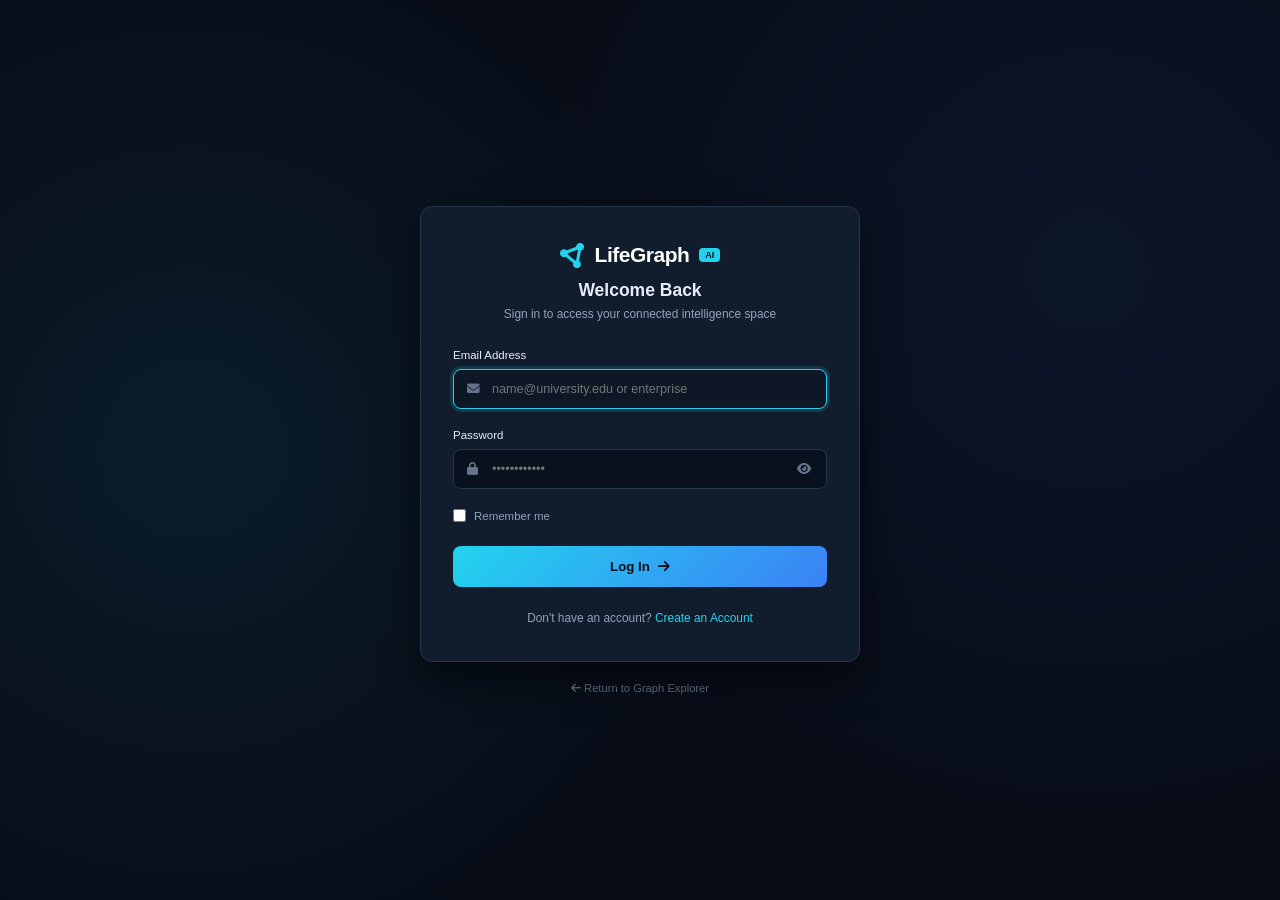
<file: login.html>
<!DOCTYPE html>
<html lang="en">
<head>
  <meta charset="UTF-8">
  <meta name="viewport" content="width=device-width, initial-scale=1.0">
  <meta name="description" content="LifeGraph AI – Secure User Login">
  <title>Login – LifeGraph AI</title>

  <!-- External Font Awesome CDN -->
  <link rel="stylesheet" href="https://cdnjs.cloudflare.com/ajax/libs/font-awesome/6.5.1/css/all.min.css" integrity="sha512-DTOQO9RWCH3ppGqcWaEA1BIZOC6xxalwEsw9c2QQeAIftl+Vegovlnee1c9QX4TctnWMn13TZye+giMm8e2LwA==" crossorigin="anonymous" referrerpolicy="no-referrer">

  <!-- Core Theme Stylesheet -->
  <link rel="stylesheet" href="style.css">

  <style>
    /* Dedicated Auth Page Layout */
    body.auth-body {
      background-color: var(--bg-main, #080D18);
      background-image:
        radial-gradient(circle at 15% 50%, rgba(34, 211, 238, 0.08) 0%, transparent 45%),
        radial-gradient(circle at 85% 30%, rgba(59, 130, 246, 0.08) 0%, transparent 45%);
      min-height: 100vh;
      display: flex;
      align-items: center;
      justify-content: center;
      padding: 24px;
      font-family: -apple-system, BlinkMacSystemFont, "Segoe UI", Roboto, Helvetica, Arial, sans-serif;
      color: var(--text-primary, #E5EDF7);
      margin: 0;
    }

    .auth-container {
      width: 100%;
      max-width: 440px;
    }

    .auth-card {
      background: var(--bg-panel, #111C2D);
      border: 1px solid var(--border-color, #26364B);
      border-radius: 12px;
      padding: 36px 32px;
      box-shadow: 0 16px 40px rgba(0, 0, 0, 0.6);
      backdrop-filter: blur(12px);
    }

    .auth-header {
      text-align: center;
      margin-bottom: 28px;
    }

    .auth-brand {
      display: inline-flex;
      align-items: center;
      gap: 10px;
      margin-bottom: 12px;
      text-decoration: none;
    }

    .auth-brand-icon {
      font-size: 1.8rem;
      color: var(--color-primary-cyan, #22D3EE);
    }

    .auth-brand-name {
      font-size: 1.5rem;
      font-weight: 700;
      color: #FFFFFF;
      letter-spacing: -0.5px;
    }

    .auth-brand-badge {
      background: var(--color-primary-cyan, #22D3EE);
      color: #080D18;
      font-size: 0.65rem;
      font-weight: 800;
      padding: 2px 6px;
      border-radius: 4px;
      text-transform: uppercase;
    }

    .auth-title {
      font-size: 1.25rem;
      font-weight: 600;
      color: var(--text-primary, #E5EDF7);
      margin: 0 0 6px 0;
    }

    .auth-subtitle {
      font-size: 0.85rem;
      color: var(--text-secondary, #94A3B8);
      margin: 0;
    }

    /* Form Fields */
    .form-group {
      margin-bottom: 20px;
    }

    .form-label {
      display: block;
      font-size: 0.82rem;
      font-weight: 500;
      color: var(--text-primary, #E5EDF7);
      margin-bottom: 8px;
    }

    .input-wrapper {
      position: relative;
      display: flex;
      align-items: center;
    }

    .input-icon {
      position: absolute;
      left: 14px;
      color: var(--text-muted, #64748B);
      font-size: 0.9rem;
      pointer-events: none;
    }

    .auth-input {
      width: 100%;
      background: var(--bg-input, #0A111E);
      border: 1px solid var(--border-color, #26364B);
      border-radius: 8px;
      padding: 12px 42px 12px 38px;
      color: var(--text-primary, #E5EDF7);
      font-size: 0.9rem;
      transition: all 0.2s ease;
      box-sizing: border-box;
    }

    .auth-input:focus {
      outline: none;
      border-color: var(--color-primary-cyan, #22D3EE);
      box-shadow: 0 0 0 3px rgba(34, 211, 238, 0.15);
      background: #0E1726;
    }

    .toggle-password {
      position: absolute;
      right: 12px;
      background: none;
      border: none;
      color: var(--text-muted, #64748B);
      cursor: pointer;
      padding: 4px;
      font-size: 0.9rem;
      transition: color 0.2s ease;
    }

    .toggle-password:hover {
      color: var(--color-primary-cyan, #22D3EE);
    }

    /* Options row (Remember me) */
    .form-options {
      display: flex;
      align-items: center;
      justify-content: space-between;
      margin-bottom: 24px;
      font-size: 0.82rem;
    }

    .remember-label {
      display: flex;
      align-items: center;
      gap: 8px;
      color: var(--text-secondary, #94A3B8);
      cursor: pointer;
      user-select: none;
    }

    .remember-label input[type="checkbox"] {
      accent-color: var(--color-primary-cyan, #22D3EE);
      cursor: pointer;
    }

    /* Submit Button */
    .btn-auth-submit {
      width: 100%;
      background: linear-gradient(135deg, var(--color-primary-cyan, #22D3EE) 0%, var(--color-secondary-blue, #3B82F6) 100%);
      color: #080D18;
      border: none;
      border-radius: 8px;
      padding: 13px;
      font-size: 0.95rem;
      font-weight: 600;
      cursor: pointer;
      transition: all 0.25s ease;
      display: flex;
      align-items: center;
      justify-content: center;
      gap: 8px;
    }

    .btn-auth-submit:hover:not(:disabled) {
      box-shadow: 0 6px 20px rgba(34, 211, 238, 0.35);
      transform: translateY(-1px);
    }

    .btn-auth-submit:disabled {
      opacity: 0.65;
      cursor: not-allowed;
    }

    /* Alerts */
    .auth-alert {
      padding: 12px 14px;
      border-radius: 8px;
      font-size: 0.84rem;
      margin-bottom: 20px;
      display: none;
      align-items: center;
      gap: 10px;
      line-height: 1.4;
    }

    .auth-alert.danger {
      display: flex;
      background: rgba(239, 68, 68, 0.12);
      border: 1px solid rgba(239, 68, 68, 0.35);
      color: #FCA5A5;
    }

    .auth-alert.success {
      display: flex;
      background: rgba(34, 197, 94, 0.12);
      border: 1px solid rgba(34, 197, 94, 0.35);
      color: #86EFAC;
    }

    /* Footer Links */
    .auth-footer {
      text-align: center;
      margin-top: 24px;
      font-size: 0.85rem;
      color: var(--text-secondary, #94A3B8);
    }

    .auth-footer a {
      color: var(--color-primary-cyan, #22D3EE);
      text-decoration: none;
      font-weight: 500;
      transition: color 0.2s ease;
    }

    .auth-footer a:hover {
      text-decoration: underline;
      color: #38BDF8;
    }

    .back-home {
      display: block;
      text-align: center;
      margin-top: 20px;
      font-size: 0.8rem;
      color: var(--text-muted, #64748B);
      text-decoration: none;
      transition: color 0.2s ease;
    }

    .back-home:hover {
      color: var(--text-primary, #E5EDF7);
    }
  </style>
</head>
<body class="auth-body">

  <div class="auth-container">

    <div class="auth-card">

      <!-- Brand & Header -->
      <div class="auth-header">
        <a href="index.html" class="auth-brand" aria-label="LifeGraph AI Home">
          <i class="fa-solid fa-circle-nodes auth-brand-icon"></i>
          <span class="auth-brand-name">LifeGraph</span>
          <span class="auth-brand-badge">AI</span>
        </a>
        <h2 class="auth-title">Welcome Back</h2>
        <p class="auth-subtitle">Sign in to access your connected intelligence space</p>
      </div>

      <!-- Feedback Alert Banner -->
      <div id="auth-alert" class="auth-alert" role="alert" aria-live="polite">
        <i id="alert-icon" class="fa-solid fa-circle-exclamation"></i>
        <span id="alert-message"></span>
      </div>

      <!-- Login Form -->
      <form id="login-form" novalidate>

        <!-- Email Field -->
        <div class="form-group">
          <label for="email" class="form-label">Email Address</label>
          <div class="input-wrapper">
            <i class="fa-solid fa-envelope input-icon"></i>
            <input
              type="email"
              id="email"
              name="email"
              class="auth-input"
              placeholder="name@university.edu or enterprise"
              required
              autocomplete="email"
              autofocus>
          </div>
        </div>

        <!-- Password Field -->
        <div class="form-group">
          <label for="password" class="form-label">Password</label>
          <div class="input-wrapper">
            <i class="fa-solid fa-lock input-icon"></i>
            <input
              type="password"
              id="password"
              name="password"
              class="auth-input"
              placeholder="••••••••••••"
              required
              autocomplete="current-password">
            <button
              type="button"
              id="btn-toggle-password"
              class="toggle-password"
              aria-label="Toggle password visibility">
              <i class="fa-solid fa-eye" id="toggle-icon"></i>
            </button>
          </div>
        </div>

        <!-- Options: Remember Me -->
        <div class="form-options">
          <label class="remember-label" for="remember-me">
            <input type="checkbox" id="remember-me" name="remember_me">
            <span>Remember me</span>
          </label>
        </div>

        <!-- Submit Button -->
        <button type="submit" id="btn-submit" class="btn-auth-submit">
          <span id="btn-text">Log In</span>
          <i class="fa-solid fa-arrow-right" id="btn-arrow"></i>
        </button>

      </form>

      <!-- Footer navigation -->
      <div class="auth-footer">
        Don't have an account? <a href="signup.html">Create an Account</a>
      </div>

    </div>

    <!-- Return to Main Dashboard -->
    <a href="index.html" class="back-home">
      <i class="fa-solid fa-arrow-left"></i> Return to Graph Explorer
    </a>

  </div>

  <script>
    (() => {
      'use strict';

      const loginForm = document.getElementById('login-form');
      const emailInput = document.getElementById('email');
      const passwordInput = document.getElementById('password');
      const rememberCheckbox = document.getElementById('remember-me');
      const btnSubmit = document.getElementById('btn-submit');
      const btnText = document.getElementById('btn-text');
      const btnArrow = document.getElementById('btn-arrow');
      const alertBox = document.getElementById('auth-alert');
      const alertMessage = document.getElementById('alert-message');
      const alertIcon = document.getElementById('alert-icon');
      const togglePasswordBtn = document.getElementById('btn-toggle-password');
      const toggleIcon = document.getElementById('toggle-icon');

      // Toggle Password Visibility
      togglePasswordBtn.addEventListener('click', () => {
        const isPassword = passwordInput.type === 'password';
        passwordInput.type = isPassword ? 'text' : 'password';
        toggleIcon.className = isPassword ? 'fa-solid fa-eye-slash' : 'fa-solid fa-eye';
      });

      // Show Alert Message
      function showAlert(message, type = 'danger') {
        alertBox.className = `auth-alert ${type}`;
        alertMessage.textContent = message;
        alertIcon.className = type === 'success'
          ? 'fa-solid fa-circle-check'
          : 'fa-solid fa-circle-exclamation';
        alertBox.style.display = 'flex';
      }

      function clearAlert() {
        alertBox.style.display = 'none';
        alertMessage.textContent = '';
      }

      // Resolve backend API URL
      function getApiBaseUrl() {
        if (window.LIFEGRAPH_API_BASE) {
          return window.LIFEGRAPH_API_BASE.replace(/\/+$/, '');
        }
        if (window.location.port === '8000') {
          return window.location.origin;
        }
        const hostname = window.location.hostname && window.location.hostname !== ''
          ? window.location.hostname
          : '127.0.0.1';
        return `http://${hostname}:8000`;
      }

      // Handle Login Form Submission
      loginForm.addEventListener('submit', async (e) => {
        e.preventDefault();
        clearAlert();

        const email = emailInput.value.trim();
        const password = passwordInput.value;
        const rememberMe = rememberCheckbox.checked;

        if (!email) {
          showAlert('Please enter your email address.');
          emailInput.focus();
          return;
        }

        if (!password) {
          showAlert('Please enter your password.');
          passwordInput.focus();
          return;
        }

        // Set Loading State
        btnSubmit.disabled = true;
        btnText.textContent = 'Authenticating...';
        btnArrow.className = 'fa-solid fa-spinner fa-spin';

        try {
          const baseUrl = getApiBaseUrl();
          const response = await fetch(`${baseUrl}/auth/login`, {
            method: 'POST',
            headers: { 'Content-Type': 'application/json' },
            credentials: 'include', // Ensures HttpOnly cookie is attached
            body: JSON.stringify({ email, password, remember_me: rememberMe }),
          });

          const data = await response.json();

          if (response.ok) {
            // Save token and user details in localStorage for client-side API calls
            if (data.access_token) {
              localStorage.setItem('lifegraph_token', data.access_token);
            }
            if (data.user) {
              localStorage.setItem('lifegraph_user', JSON.stringify(data.user));
            }

            showAlert('Authentication successful! Loading dashboard...', 'success');
            setTimeout(() => {
              window.location.href = 'index.html';
            }, 800);
          } else {
            const errorMsg = data.detail || 'Invalid email or password. Please try again.';
            showAlert(errorMsg, 'danger');
          }
        } catch (err) {
          console.error('[LifeGraph Auth Error]:', err);
          showAlert('Network connection error. Ensure the FastAPI backend server is running.', 'danger');
        } finally {
          btnSubmit.disabled = false;
          btnText.textContent = 'Log In';
          btnArrow.className = 'fa-solid fa-arrow-right';
        }
      });

    })();
  </script>

</body>
</html>
</file>
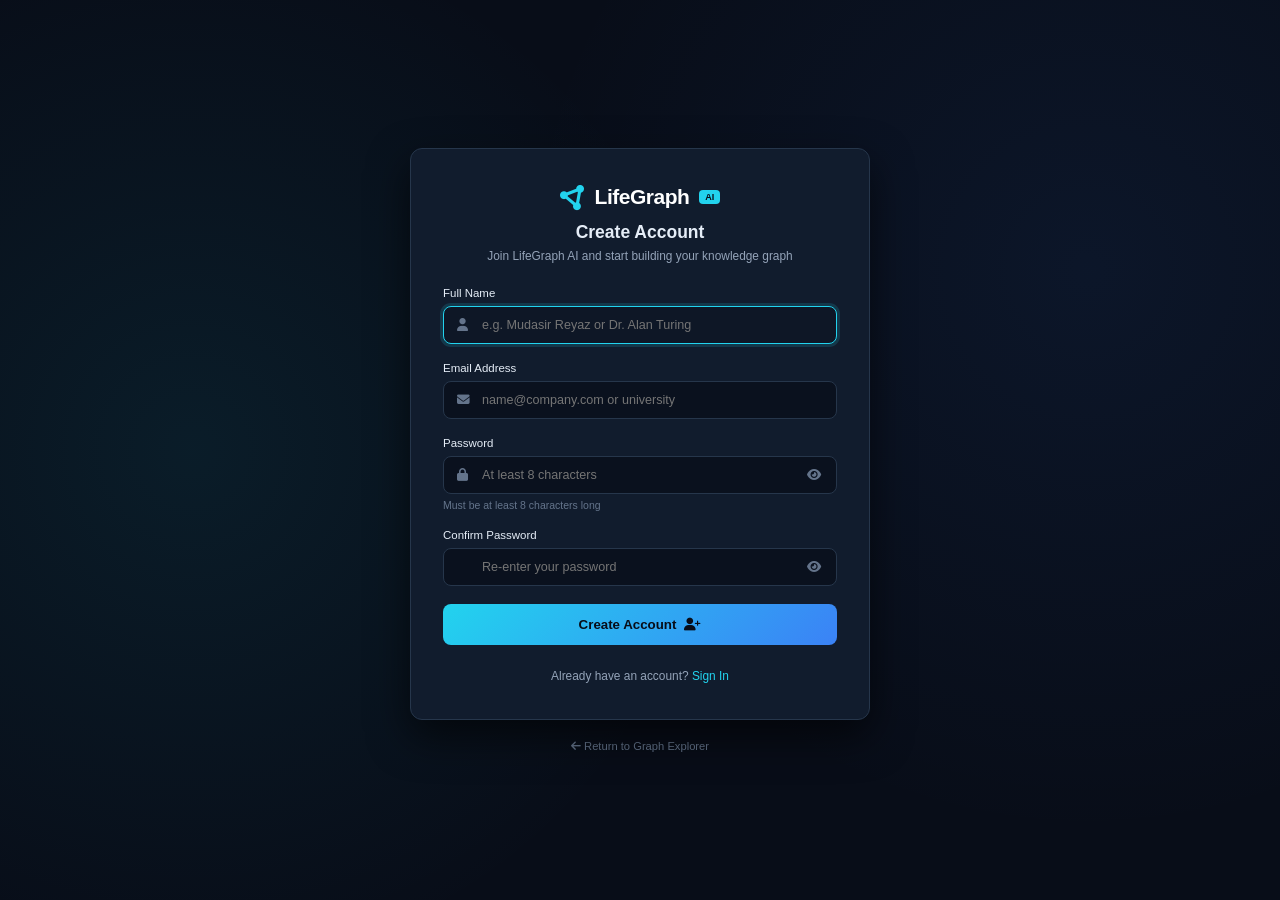
<file: signup.html>
<!DOCTYPE html>
<html lang="en">
<head>
  <meta charset="UTF-8">
  <meta name="viewport" content="width=device-width, initial-scale=1.0">
  <meta name="description" content="LifeGraph AI – User Registration">
  <title>Create Account – LifeGraph AI</title>

  <!-- External Font Awesome CDN -->
  <link rel="stylesheet" href="https://cdnjs.cloudflare.com/ajax/libs/font-awesome/6.5.1/css/all.min.css" integrity="sha512-DTOQO9RWCH3ppGqcWaEA1BIZOC6xxalwEsw9c2QQeAIftl+Vegovlnee1c9QX4TctnWMn13TZye+giMm8e2LwA==" crossorigin="anonymous" referrerpolicy="no-referrer">

  <!-- Core Theme Stylesheet -->
  <link rel="stylesheet" href="style.css">

  <style>
    /* Dedicated Auth Page Layout */
    body.auth-body {
      background-color: var(--bg-main, #080D18);
      background-image:
        radial-gradient(circle at 15% 50%, rgba(34, 211, 238, 0.08) 0%, transparent 45%),
        radial-gradient(circle at 85% 30%, rgba(59, 130, 246, 0.08) 0%, transparent 45%);
      min-height: 100vh;
      display: flex;
      align-items: center;
      justify-content: center;
      padding: 24px;
      font-family: -apple-system, BlinkMacSystemFont, "Segoe UI", Roboto, Helvetica, Arial, sans-serif;
      color: var(--text-primary, #E5EDF7);
      margin: 0;
    }

    .auth-container {
      width: 100%;
      max-width: 460px;
    }

    .auth-card {
      background: var(--bg-panel, #111C2D);
      border: 1px solid var(--border-color, #26364B);
      border-radius: 12px;
      padding: 36px 32px;
      box-shadow: 0 16px 40px rgba(0, 0, 0, 0.6);
      backdrop-filter: blur(12px);
    }

    .auth-header {
      text-align: center;
      margin-bottom: 24px;
    }

    .auth-brand {
      display: inline-flex;
      align-items: center;
      gap: 10px;
      margin-bottom: 12px;
      text-decoration: none;
    }

    .auth-brand-icon {
      font-size: 1.8rem;
      color: var(--color-primary-cyan, #22D3EE);
    }

    .auth-brand-name {
      font-size: 1.5rem;
      font-weight: 700;
      color: #FFFFFF;
      letter-spacing: -0.5px;
    }

    .auth-brand-badge {
      background: var(--color-primary-cyan, #22D3EE);
      color: #080D18;
      font-size: 0.65rem;
      font-weight: 800;
      padding: 2px 6px;
      border-radius: 4px;
      text-transform: uppercase;
    }

    .auth-title {
      font-size: 1.25rem;
      font-weight: 600;
      color: var(--text-primary, #E5EDF7);
      margin: 0 0 6px 0;
    }

    .auth-subtitle {
      font-size: 0.85rem;
      color: var(--text-secondary, #94A3B8);
      margin: 0;
    }

    /* Form Fields */
    .form-group {
      margin-bottom: 18px;
    }

    .form-label {
      display: block;
      font-size: 0.82rem;
      font-weight: 500;
      color: var(--text-primary, #E5EDF7);
      margin-bottom: 7px;
    }

    .input-wrapper {
      position: relative;
      display: flex;
      align-items: center;
    }

    .input-icon {
      position: absolute;
      left: 14px;
      color: var(--text-muted, #64748B);
      font-size: 0.9rem;
      pointer-events: none;
    }

    .auth-input {
      width: 100%;
      background: var(--bg-input, #0A111E);
      border: 1px solid var(--border-color, #26364B);
      border-radius: 8px;
      padding: 11px 42px 11px 38px;
      color: var(--text-primary, #E5EDF7);
      font-size: 0.9rem;
      transition: all 0.2s ease;
      box-sizing: border-box;
    }

    .auth-input:focus {
      outline: none;
      border-color: var(--color-primary-cyan, #22D3EE);
      box-shadow: 0 0 0 3px rgba(34, 211, 238, 0.15);
      background: #0E1726;
    }

    .toggle-password {
      position: absolute;
      right: 12px;
      background: none;
      border: none;
      color: var(--text-muted, #64748B);
      cursor: pointer;
      padding: 4px;
      font-size: 0.9rem;
      transition: color 0.2s ease;
    }

    .toggle-password:hover {
      color: var(--color-primary-cyan, #22D3EE);
    }

    .form-hint {
      font-size: 0.75rem;
      color: var(--text-muted, #64748B);
      margin-top: 5px;
      display: block;
    }

    /* Submit Button */
    .btn-auth-submit {
      width: 100%;
      background: linear-gradient(135deg, var(--color-primary-cyan, #22D3EE) 0%, var(--color-secondary-blue, #3B82F6) 100%);
      color: #080D18;
      border: none;
      border-radius: 8px;
      padding: 13px;
      font-size: 0.95rem;
      font-weight: 600;
      cursor: pointer;
      transition: all 0.25s ease;
      display: flex;
      align-items: center;
      justify-content: center;
      gap: 8px;
      margin-top: 10px;
    }

    .btn-auth-submit:hover:not(:disabled) {
      box-shadow: 0 6px 20px rgba(34, 211, 238, 0.35);
      transform: translateY(-1px);
    }

    .btn-auth-submit:disabled {
      opacity: 0.65;
      cursor: not-allowed;
    }

    /* Alerts */
    .auth-alert {
      padding: 12px 14px;
      border-radius: 8px;
      font-size: 0.84rem;
      margin-bottom: 20px;
      display: none;
      align-items: center;
      gap: 10px;
      line-height: 1.4;
    }

    .auth-alert.danger {
      display: flex;
      background: rgba(239, 68, 68, 0.12);
      border: 1px solid rgba(239, 68, 68, 0.35);
      color: #FCA5A5;
    }

    .auth-alert.success {
      display: flex;
      background: rgba(34, 197, 94, 0.12);
      border: 1px solid rgba(34, 197, 94, 0.35);
      color: #86EFAC;
    }

    /* Footer Links */
    .auth-footer {
      text-align: center;
      margin-top: 24px;
      font-size: 0.85rem;
      color: var(--text-secondary, #94A3B8);
    }

    .auth-footer a {
      color: var(--color-primary-cyan, #22D3EE);
      text-decoration: none;
      font-weight: 500;
      transition: color 0.2s ease;
    }

    .auth-footer a:hover {
      text-decoration: underline;
      color: #38BDF8;
    }

    .back-home {
      display: block;
      text-align: center;
      margin-top: 20px;
      font-size: 0.8rem;
      color: var(--text-muted, #64748B);
      text-decoration: none;
      transition: color 0.2s ease;
    }

    .back-home:hover {
      color: var(--text-primary, #E5EDF7);
    }
  </style>
</head>
<body class="auth-body">

  <div class="auth-container">

    <div class="auth-card">

      <!-- Brand & Header -->
      <div class="auth-header">
        <a href="index.html" class="auth-brand" aria-label="LifeGraph AI Home">
          <i class="fa-solid fa-circle-nodes auth-brand-icon"></i>
          <span class="auth-brand-name">LifeGraph</span>
          <span class="auth-brand-badge">AI</span>
        </a>
        <h2 class="auth-title">Create Account</h2>
        <p class="auth-subtitle">Join LifeGraph AI and start building your knowledge graph</p>
      </div>

      <!-- Feedback Alert Banner -->
      <div id="auth-alert" class="auth-alert" role="alert" aria-live="polite">
        <i id="alert-icon" class="fa-solid fa-circle-exclamation"></i>
        <span id="alert-message"></span>
      </div>

      <!-- Signup Form -->
      <form id="signup-form" novalidate>

        <!-- Full Name -->
        <div class="form-group">
          <label for="fullname" class="form-label">Full Name</label>
          <div class="input-wrapper">
            <i class="fa-solid fa-user input-icon"></i>
            <input
              type="text"
              id="fullname"
              name="fullname"
              class="auth-input"
              placeholder="e.g. Mudasir Reyaz or Dr. Alan Turing"
              required
              autocomplete="name"
              autofocus>
          </div>
        </div>

        <!-- Email Field -->
        <div class="form-group">
          <label for="email" class="form-label">Email Address</label>
          <div class="input-wrapper">
            <i class="fa-solid fa-envelope input-icon"></i>
            <input
              type="email"
              id="email"
              name="email"
              class="auth-input"
              placeholder="name@company.com or university"
              required
              autocomplete="email">
          </div>
        </div>

        <!-- Password Field -->
        <div class="form-group">
          <label for="password" class="form-label">Password</label>
          <div class="input-wrapper">
            <i class="fa-solid fa-lock input-icon"></i>
            <input
              type="password"
              id="password"
              name="password"
              class="auth-input"
              placeholder="At least 8 characters"
              required
              autocomplete="new-password">
            <button
              type="button"
              id="btn-toggle-password"
              class="toggle-password"
              aria-label="Toggle password visibility">
              <i class="fa-solid fa-eye" id="toggle-icon"></i>
            </button>
          </div>
          <span class="form-hint">Must be at least 8 characters long</span>
        </div>

        <!-- Confirm Password Field -->
        <div class="form-group">
          <label for="confirm-password" class="form-label">Confirm Password</label>
          <div class="input-wrapper">
            <i class="fa-solid fa-shield-check input-icon"></i>
            <input
              type="password"
              id="confirm-password"
              name="confirm_password"
              class="auth-input"
              placeholder="Re-enter your password"
              required
              autocomplete="new-password">
            <button
              type="button"
              id="btn-toggle-confirm"
              class="toggle-password"
              aria-label="Toggle confirm password visibility">
              <i class="fa-solid fa-eye" id="toggle-confirm-icon"></i>
            </button>
          </div>
        </div>

        <!-- Submit Button -->
        <button type="submit" id="btn-submit" class="btn-auth-submit">
          <span id="btn-text">Create Account</span>
          <i class="fa-solid fa-user-plus" id="btn-icon"></i>
        </button>

      </form>

      <!-- Footer navigation -->
      <div class="auth-footer">
        Already have an account? <a href="login.html">Sign In</a>
      </div>

    </div>

    <!-- Return to Main Dashboard -->
    <a href="index.html" class="back-home">
      <i class="fa-solid fa-arrow-left"></i> Return to Graph Explorer
    </a>

  </div>

  <script>
    (() => {
      'use strict';

      const signupForm = document.getElementById('signup-form');
      const nameInput = document.getElementById('fullname');
      const emailInput = document.getElementById('email');
      const passwordInput = document.getElementById('password');
      const confirmPasswordInput = document.getElementById('confirm-password');
      const btnSubmit = document.getElementById('btn-submit');
      const btnText = document.getElementById('btn-text');
      const btnIcon = document.getElementById('btn-icon');
      const alertBox = document.getElementById('auth-alert');
      const alertMessage = document.getElementById('alert-message');
      const alertIcon = document.getElementById('alert-icon');

      const togglePasswordBtn = document.getElementById('btn-toggle-password');
      const toggleIcon = document.getElementById('toggle-icon');
      const toggleConfirmBtn = document.getElementById('btn-toggle-confirm');
      const toggleConfirmIcon = document.getElementById('toggle-confirm-icon');

      const EMAIL_REGEX = /^[a-zA-Z0-9_.+-]+@[a-zA-Z0-9-]+\.[a-zA-Z0-9-.]+$/;

      // Toggle Passwords Visibility
      togglePasswordBtn.addEventListener('click', () => {
        const isPassword = passwordInput.type === 'password';
        passwordInput.type = isPassword ? 'text' : 'password';
        toggleIcon.className = isPassword ? 'fa-solid fa-eye-slash' : 'fa-solid fa-eye';
      });

      toggleConfirmBtn.addEventListener('click', () => {
        const isPassword = confirmPasswordInput.type === 'password';
        confirmPasswordInput.type = isPassword ? 'text' : 'password';
        toggleConfirmIcon.className = isPassword ? 'fa-solid fa-eye-slash' : 'fa-solid fa-eye';
      });

      // Show Alert Message
      function showAlert(message, type = 'danger') {
        alertBox.className = `auth-alert ${type}`;
        alertMessage.textContent = message;
        alertIcon.className = type === 'success'
          ? 'fa-solid fa-circle-check'
          : 'fa-solid fa-circle-exclamation';
        alertBox.style.display = 'flex';
      }

      function clearAlert() {
        alertBox.style.display = 'none';
        alertMessage.textContent = '';
      }

      // Resolve backend API URL
      function getApiBaseUrl() {
        if (window.LIFEGRAPH_API_BASE) {
          return window.LIFEGRAPH_API_BASE.replace(/\/+$/, '');
        }
        if (window.location.port === '8000') {
          return window.location.origin;
        }
        const hostname = window.location.hostname && window.location.hostname !== ''
          ? window.location.hostname
          : '127.0.0.1';
        return `http://${hostname}:8000`;
      }

      // Handle Signup Form Submission
      signupForm.addEventListener('submit', async (e) => {
        e.preventDefault();
        clearAlert();

        const fullName = nameInput.value.trim();
        const email = emailInput.value.trim();
        const password = passwordInput.value;
        const confirmPassword = confirmPasswordInput.value;

        // Validation Checks
        if (!fullName || fullName.length < 2) {
          showAlert('Please enter your full name (at least 2 characters).');
          nameInput.focus();
          return;
        }

        if (!email || !EMAIL_REGEX.test(email)) {
          showAlert('Please enter a valid email address.');
          emailInput.focus();
          return;
        }

        if (!password || password.length < 8) {
          showAlert('Password must be at least 8 characters long.');
          passwordInput.focus();
          return;
        }

        if (password !== confirmPassword) {
          showAlert('Passwords do not match. Please re-enter.');
          confirmPasswordInput.focus();
          return;
        }

        // Set Loading State
        btnSubmit.disabled = true;
        btnText.textContent = 'Creating Account...';
        btnIcon.className = 'fa-solid fa-spinner fa-spin';

        try {
          const baseUrl = getApiBaseUrl();
          const response = await fetch(`${baseUrl}/auth/register`, {
            method: 'POST',
            headers: { 'Content-Type': 'application/json' },
            credentials: 'include', // Ensures HttpOnly cookie is attached
            body: JSON.stringify({ full_name: fullName, email, password }),
          });

          const data = await response.json();

          if (response.ok) {
            // Store token and user details for client session management
            if (data.access_token) {
              localStorage.setItem('lifegraph_token', data.access_token);
            }
            if (data.user) {
              localStorage.setItem('lifegraph_user', JSON.stringify(data.user));
            }

            showAlert('Account created successfully! Loading your intelligence dashboard...', 'success');
            setTimeout(() => {
              window.location.href = 'index.html';
            }, 800);
          } else {
            const errorMsg = data.detail || 'Registration failed. Please check your information and try again.';
            showAlert(errorMsg, 'danger');
          }
        } catch (err) {
          console.error('[LifeGraph Registration Error]:', err);
          showAlert('Network connection error. Ensure the FastAPI backend server is running.', 'danger');
        } finally {
          btnSubmit.disabled = false;
          btnText.textContent = 'Create Account';
          btnIcon.className = 'fa-solid fa-user-plus';
        }
      });

    })();
  </script>

</body>
</html>
</file>
<file: style.css>
/* =============================================================================
   LifeGraph AI – Connected Intelligence Platform
   Enterprise Graph & Vector Analytics Stylesheet
   Inspired by Amazon Neptune Analytics, Datadog & Modern Enterprise Platforms
   ============================================================================= */

/* -----------------------------------------------------------------------------
   1. CSS VARIABLES & DESIGN TOKENS
   ----------------------------------------------------------------------------- */
:root {
  /* Core Backgrounds */
  --bg-main: #080D18;
  --bg-sidebar: #0C1422;
  --bg-panel: #111C2D;
  --bg-panel-secondary: #152238;
  --bg-panel-hover: #192842;
  --bg-input: #0A111E;
  --bg-card-inner: #0E1726;

  /* Accent & State Colors */
  --color-primary-cyan: #22D3EE;
  --color-primary-cyan-hover: #06B6D4;
  --color-primary-cyan-muted: rgba(34, 211, 238, 0.12);
  --color-primary-cyan-glow: rgba(34, 211, 238, 0.25);
  
  --color-secondary-blue: #3B82F6;
  --color-secondary-blue-hover: #2563EB;
  --color-secondary-blue-muted: rgba(59, 130, 246, 0.15);
  
  --color-purple: #A855F7;
  --color-purple-muted: rgba(168, 85, 247, 0.15);
  
  --color-success: #22C55E;
  --color-success-muted: rgba(34, 197, 94, 0.15);
  
  --color-warning: #F59E0B;
  --color-warning-muted: rgba(245, 158, 11, 0.15);
  
  --color-danger: #EF4444;
  --color-danger-muted: rgba(239, 68, 68, 0.15);

  /* Node Categorical Palette */
  --node-person: #38BDF8;       /* Sky Blue */
  --node-org: #818CF8;          /* Indigo */
  --node-product: #34D399;      /* Emerald */
  --node-event: #F472B6;        /* Pink */
  --node-location: #FBBF24;     /* Amber */

  /* Text & Content */
  --text-primary: #E5EDF7;
  --text-secondary: #94A3B8;
  --text-muted: #64748B;
  --text-inverse: #080D18;

  /* Borders & Dividers */
  --border-color: #26364B;
  --border-color-light: #33465F;
  --border-color-subtle: rgba(38, 54, 75, 0.5);
  --border-focus: var(--color-primary-cyan);

  /* Typography */
  --font-sans: -apple-system, BlinkMacSystemFont, "Segoe UI", Roboto, "Helvetica Neue", Arial, sans-serif;
  --font-mono: "JetBrains Mono", "Fira Code", "Cascadia Code", SFMono-Regular, Consolas, Menlo, Monaco, monospace;

  /* Layout Spacing & Dimensions */
  --sidebar-width: 260px;
  --header-height: 70px;
  --footer-height: 44px;
  --radius-sm: 4px;
  --radius-md: 8px;
  --radius-lg: 12px;
  --radius-full: 9999px;

  /* Transitions & Shadows */
  --transition-fast: 150ms cubic-bezier(0.4, 0, 0.2, 1);
  --transition-normal: 250ms cubic-bezier(0.4, 0, 0.2, 1);
  --shadow-sm: 0 2px 4px rgba(0, 0, 0, 0.2);
  --shadow-md: 0 4px 12px rgba(0, 0, 0, 0.35);
  --shadow-lg: 0 8px 24px rgba(0, 0, 0, 0.45);
  --shadow-cyan-glow: 0 0 16px rgba(34, 211, 238, 0.2);
}

/* -----------------------------------------------------------------------------
   2. GLOBAL RESETS & BASE STYLES
   ----------------------------------------------------------------------------- */
*,
*::before,
*::after {
  box-sizing: border-box;
  margin: 0;
  padding: 0;
}

html {
  font-size: 14px;
  scroll-behavior: smooth;
  -webkit-font-smoothing: antialiased;
  -moz-osx-font-smoothing: grayscale;
}

body.dashboard-body {
  font-family: var(--font-sans);
  background-color: var(--bg-main);
  color: var(--text-primary);
  line-height: 1.5;
  min-height: 100vh;
  overflow-x: hidden;
}

/* Accessibility: Visually Hidden but Accessible for Screen Readers */
.visually-hidden {
  position: absolute !important;
  width: 1px !important;
  height: 1px !important;
  padding: 0 !important;
  margin: -1px !important;
  overflow: hidden !important;
  clip: rect(0, 0, 0, 0) !important;
  white-space: nowrap !important;
  border: 0 !important;
}

/* Accessible Global Focus States */
:focus-visible {
  outline: 2px solid var(--color-primary-cyan);
  outline-offset: 2px;
}

/* Common Links & Code Elements */
a {
  color: var(--color-primary-cyan);
  text-decoration: none;
  transition: color var(--transition-fast);
}

a:hover {
  color: var(--color-primary-cyan-hover);
}

code {
  font-family: var(--font-mono);
  font-size: 0.9em;
  color: var(--color-primary-cyan);
  background-color: rgba(34, 211, 238, 0.08);
  padding: 2px 6px;
  border-radius: var(--radius-sm);
  border: 1px solid rgba(34, 211, 238, 0.15);
}

/* Scrollbar Customization */
::-webkit-scrollbar {
  width: 6px;
  height: 6px;
}

::-webkit-scrollbar-track {
  background: var(--bg-main);
}

::-webkit-scrollbar-thumb {
  background: var(--border-color);
  border-radius: var(--radius-full);
}

::-webkit-scrollbar-thumb:hover {
  background: var(--border-color-light);
}

/* -----------------------------------------------------------------------------
   3. APP LAYOUT STRUCTURE
   ----------------------------------------------------------------------------- */
.app-layout {
  display: flex;
  min-height: 100vh;
  width: 100%;
  position: relative;
}

.main-wrapper {
  flex: 1;
  display: flex;
  flex-direction: column;
  margin-left: var(--sidebar-width);
  min-width: 0; /* Prevents flex children from causing horizontal scroll */
  background-color: var(--bg-main);
}

.dashboard-main {
  flex: 1;
  padding: 24px;
  display: flex;
  flex-direction: column;
  gap: 24px;
  max-width: 1920px;
  width: 100%;
  margin: 0 auto;
}

/* -----------------------------------------------------------------------------
   4. SECTION A: LEFT SIDEBAR STYLING
   ----------------------------------------------------------------------------- */
.sidebar {
  width: var(--sidebar-width);
  height: 100vh;
  position: fixed;
  top: 0;
  left: 0;
  background-color: var(--bg-sidebar);
  border-right: 1px solid var(--border-color);
  display: flex;
  flex-direction: column;
  z-index: 100;
  user-select: none;
}

/* Sidebar Brand Header */
.sidebar-header {
  padding: 20px 24px;
  border-bottom: 1px solid var(--border-color);
  display: flex;
  flex-direction: column;
  gap: 4px;
}

.brand-logo {
  display: flex;
  align-items: center;
  gap: 12px;
}

.brand-icon {
  font-size: 1.6rem;
  color: var(--color-primary-cyan);
  filter: drop-shadow(0 0 8px var(--color-primary-cyan-glow));
}

.brand-text {
  display: flex;
  align-items: center;
  gap: 6px;
}

.brand-name {
  font-size: 1.25rem;
  font-weight: 700;
  letter-spacing: -0.02em;
  color: var(--text-primary);
}

.brand-badge {
  font-size: 0.65rem;
  font-weight: 800;
  color: var(--bg-main);
  background-color: var(--color-primary-cyan);
  padding: 2px 6px;
  border-radius: var(--radius-sm);
  text-transform: uppercase;
  letter-spacing: 0.05em;
  box-shadow: 0 0 8px var(--color-primary-cyan-glow);
}

.brand-tier {
  font-size: 0.75rem;
  color: var(--text-muted);
  font-weight: 500;
  letter-spacing: 0.02em;
  text-transform: uppercase;
  padding-left: 36px;
}

/* Sidebar Navigation Menu */
.sidebar-nav {
  flex: 1;
  padding: 16px 12px;
  overflow-y: auto;
}

.nav-list {
  list-style: none;
  display: flex;
  flex-direction: column;
  gap: 4px;
}

.nav-link {
  display: flex;
  align-items: center;
  gap: 12px;
  padding: 10px 14px;
  color: var(--text-secondary);
  border-radius: var(--radius-md);
  font-size: 0.95rem;
  font-weight: 500;
  transition: all var(--transition-fast);
  position: relative;
}

.nav-icon {
  font-size: 1.1rem;
  width: 20px;
  text-align: center;
  color: var(--text-muted);
  transition: color var(--transition-fast);
}

.nav-label {
  flex: 1;
  white-space: nowrap;
}

.nav-pill {
  font-size: 0.65rem;
  font-weight: 700;
  text-transform: uppercase;
  letter-spacing: 0.05em;
  padding: 2px 7px;
  border-radius: var(--radius-full);
  background-color: var(--color-primary-cyan-muted);
  color: var(--color-primary-cyan);
  border: 1px solid rgba(34, 211, 238, 0.3);
}

.nav-link:hover {
  color: var(--text-primary);
  background-color: var(--bg-panel);
}

.nav-link:hover .nav-icon {
  color: var(--color-primary-cyan);
}

/* Active Navigation State */
.nav-link.active {
  color: var(--color-primary-cyan);
  background-color: var(--color-primary-cyan-muted);
  font-weight: 600;
  border-left: 3px solid var(--color-primary-cyan);
}

.nav-link.active .nav-icon {
  color: var(--color-primary-cyan);
  filter: drop-shadow(0 0 6px var(--color-primary-cyan-glow));
}

/* Sidebar Connection Status Footer */
.sidebar-status {
  padding: 16px;
  border-top: 1px solid var(--border-color);
  background-color: rgba(12, 20, 34, 0.6);
}

.status-card {
  background-color: var(--bg-panel);
  border: 1px solid var(--border-color);
  border-radius: var(--radius-md);
  padding: 12px;
  display: flex;
  flex-direction: column;
  gap: 6px;
}

.status-indicator-wrapper {
  display: flex;
  align-items: center;
  gap: 8px;
}

.status-dot {
  width: 8px;
  height: 8px;
  border-radius: var(--radius-full);
  background-color: var(--text-muted);
  display: inline-block;
  flex-shrink: 0;
}

.status-dot.connected {
  background-color: var(--color-success);
  box-shadow: 0 0 8px var(--color-success);
}

.status-title {
  font-size: 0.85rem;
  font-weight: 600;
  color: var(--text-primary);
}

.status-meta {
  font-size: 0.75rem;
  color: var(--text-secondary);
  white-space: nowrap;
  overflow: hidden;
  text-overflow: ellipsis;
}

.status-meta strong {
  color: var(--color-success);
}

.status-meta span {
  font-family: var(--font-mono);
  color: var(--text-muted);
}

/* -----------------------------------------------------------------------------
   5. SECTION B: TOP HEADER STYLING
   ----------------------------------------------------------------------------- */
.top-header {
  height: var(--header-height);
  background-color: var(--bg-sidebar);
  border-bottom: 1px solid var(--border-color);
  display: flex;
  align-items: center;
  justify-content: space-between;
  padding: 0 28px;
  position: sticky;
  top: 0;
  z-index: 90;
  backdrop-filter: blur(12px);
}

.header-branding {
  display: flex;
  flex-direction: column;
  gap: 2px;
}

.platform-title {
  font-size: 1.2rem;
  font-weight: 700;
  color: var(--text-primary);
  letter-spacing: -0.01em;
}

.platform-subtitle {
  font-size: 0.75rem;
  color: var(--color-primary-cyan);
  font-weight: 500;
  letter-spacing: 0.05em;
  text-transform: uppercase;
}

/* Header Global Search Bar */
.header-search {
  flex: 1;
  max-width: 520px;
  margin: 0 24px;
}

.search-form {
  width: 100%;
}

.search-input-wrapper {
  position: relative;
  display: flex;
  align-items: center;
  width: 100%;
}

.search-icon {
  position: absolute;
  left: 14px;
  color: var(--text-muted);
  font-size: 0.95rem;
  pointer-events: none;
}

.search-input {
  width: 100%;
  height: 40px;
  background-color: var(--bg-input);
  border: 1px solid var(--border-color);
  border-radius: var(--radius-md);
  padding: 0 76px 0 38px;
  color: var(--text-primary);
  font-size: 0.9rem;
  font-family: var(--font-sans);
  transition: all var(--transition-fast);
}

.search-input::placeholder {
  color: var(--text-muted);
}

.search-input:focus {
  border-color: var(--color-primary-cyan);
  box-shadow: 0 0 0 2px var(--color-primary-cyan-glow);
  outline: none;
}

.search-hotkey {
  position: absolute;
  right: 12px;
  background-color: var(--bg-panel);
  border: 1px solid var(--border-color);
  border-radius: var(--radius-sm);
  color: var(--text-muted);
  font-family: var(--font-mono);
  font-size: 0.7rem;
  padding: 2px 6px;
  pointer-events: none;
}

/* Header Right Actions */
.header-actions {
  display: flex;
  align-items: center;
  gap: 16px;
}

.env-badge-container {
  display: flex;
  align-items: center;
}

.env-badge {
  display: inline-flex;
  align-items: center;
  gap: 6px;
  font-size: 0.75rem;
  font-family: var(--font-mono);
  padding: 4px 10px;
  border-radius: var(--radius-full);
  background-color: rgba(59, 130, 246, 0.12);
  color: var(--color-secondary-blue);
  border: 1px solid rgba(59, 130, 246, 0.3);
}

.env-badge.prod {
  background-color: rgba(34, 211, 238, 0.1);
  color: var(--color-primary-cyan);
  border-color: rgba(34, 211, 238, 0.3);
}

/* Icon Buttons (Notifications, Help) */
.icon-button {
  background: transparent;
  border: 1px solid var(--border-color);
  color: var(--text-secondary);
  width: 38px;
  height: 38px;
  border-radius: var(--radius-md);
  display: inline-flex;
  align-items: center;
  justify-content: center;
  cursor: pointer;
  position: relative;
  transition: all var(--transition-fast);
  font-size: 1rem;
}

.icon-button:hover {
  color: var(--text-primary);
  border-color: var(--border-color-light);
  background-color: var(--bg-panel);
}

.badge-count {
  position: absolute;
  top: -4px;
  right: -4px;
  background-color: var(--color-danger);
  color: #FFFFFF;
  font-size: 0.65rem;
  font-weight: 700;
  width: 18px;
  height: 18px;
  border-radius: var(--radius-full);
  display: flex;
  align-items: center;
  justify-content: center;
  border: 2px solid var(--bg-sidebar);
}

/* User Profile Section */
.user-profile-section {
  border-left: 1px solid var(--border-color);
  padding-left: 16px;
}

.user-profile-button {
  background: transparent;
  border: none;
  display: flex;
  align-items: center;
  gap: 10px;
  cursor: pointer;
  padding: 4px 6px;
  border-radius: var(--radius-md);
  transition: background-color var(--transition-fast);
  text-align: left;
}

.user-profile-button:hover {
  background-color: var(--bg-panel);
}

.avatar-placeholder {
  width: 36px;
  height: 36px;
  border-radius: var(--radius-full);
  background-color: var(--bg-panel-secondary);
  border: 1px solid var(--border-color-light);
  display: flex;
  align-items: center;
  justify-content: center;
  color: var(--color-primary-cyan);
  font-size: 1.1rem;
}

.user-details {
  display: flex;
  flex-direction: column;
}

.user-name {
  font-size: 0.85rem;
  font-weight: 600;
  color: var(--text-primary);
  line-height: 1.2;
}

.user-role {
  font-size: 0.7rem;
  color: var(--text-muted);
}

.profile-dropdown-icon {
  font-size: 0.7rem;
  color: var(--text-muted);
  margin-left: 4px;
}

/* -----------------------------------------------------------------------------
   6. SECTION C: SYSTEM STATISTICS CARDS
   ----------------------------------------------------------------------------- */
.stats-overview {
  width: 100%;
}

.stats-grid {
  display: grid;
  grid-template-columns: repeat(6, 1fr);
  gap: 16px;
}

.stat-card {
  background-color: var(--bg-panel);
  border: 1px solid var(--border-color);
  border-radius: var(--radius-lg);
  padding: 18px;
  display: flex;
  flex-direction: column;
  justify-content: space-between;
  gap: 12px;
  box-shadow: var(--shadow-sm);
  transition: all var(--transition-normal);
  position: relative;
  overflow: hidden;
}

.stat-card::after {
  content: "";
  position: absolute;
  top: 0;
  left: 0;
  right: 0;
  height: 2px;
  background: transparent;
  transition: background var(--transition-normal);
}

.stat-card:hover {
  transform: translateY(-2px);
  border-color: var(--border-color-light);
  box-shadow: var(--shadow-md);
}

.stat-card:hover::after {
  background: var(--color-primary-cyan);
  box-shadow: 0 0 10px var(--color-primary-cyan);
}

.stat-card-header {
  display: flex;
  align-items: center;
  justify-content: space-between;
}

.stat-title {
  font-size: 0.8rem;
  font-weight: 600;
  color: var(--text-secondary);
  text-transform: uppercase;
  letter-spacing: 0.04em;
}

.stat-icon-wrapper {
  width: 32px;
  height: 32px;
  border-radius: var(--radius-md);
  display: flex;
  align-items: center;
  justify-content: center;
  font-size: 0.95rem;
}

.stat-icon-wrapper.cyan {
  background-color: rgba(34, 211, 238, 0.12);
  color: var(--color-primary-cyan);
}

.stat-icon-wrapper.blue {
  background-color: rgba(59, 130, 246, 0.12);
  color: var(--color-secondary-blue);
}

.stat-icon-wrapper.purple {
  background-color: var(--color-purple-muted);
  color: var(--color-purple);
}

.stat-icon-wrapper.green,
.stat-icon-wrapper.emerald {
  background-color: var(--color-success-muted);
  color: var(--color-success);
}

.stat-icon-wrapper.amber {
  background-color: var(--color-warning-muted);
  color: var(--color-warning);
}

.stat-card-body {
  display: flex;
  flex-direction: column;
  gap: 6px;
}

.stat-value {
  font-size: 1.55rem;
  font-weight: 700;
  color: var(--text-primary);
  font-family: var(--font-mono);
  letter-spacing: -0.02em;
  line-height: 1.1;
}

.stat-value.status-online {
  color: var(--color-success);
  font-size: 1.3rem;
}

.stat-delta {
  display: inline-flex;
  align-items: center;
  gap: 5px;
  font-size: 0.75rem;
  font-weight: 600;
}

.stat-delta.positive {
  color: var(--color-success);
}

.stat-delta.neutral {
  color: var(--text-muted);
}

.stat-card-footer {
  border-top: 1px solid rgba(38, 54, 75, 0.4);
  padding-top: 10px;
}

.stat-subtext {
  font-size: 0.72rem;
  color: var(--text-muted);
  white-space: nowrap;
  overflow: hidden;
  text-overflow: ellipsis;
  display: block;
}

/* -----------------------------------------------------------------------------
   7. COMMON PANEL STYLING & BUTTON SYSTEM
   ----------------------------------------------------------------------------- */
.panel {
  background-color: var(--bg-panel);
  border: 1px solid var(--border-color);
  border-radius: var(--radius-lg);
  box-shadow: var(--shadow-sm);
  display: flex;
  flex-direction: column;
  position: relative;
  overflow: hidden;
}

.panel-header {
  padding: 16px 20px;
  border-bottom: 1px solid var(--border-color);
  display: flex;
  align-items: center;
  justify-content: space-between;
  flex-wrap: wrap;
  gap: 12px;
  background-color: rgba(17, 28, 45, 0.7);
}

.panel-title-group {
  display: flex;
  align-items: center;
  gap: 10px;
}

.panel-title-icon {
  font-size: 1.1rem;
  color: var(--color-primary-cyan);
}

.panel-title {
  font-size: 1.05rem;
  font-weight: 700;
  color: var(--text-primary);
  letter-spacing: -0.01em;
}

.panel-title-sm {
  font-size: 0.95rem;
  font-weight: 600;
  color: var(--text-primary);
}

.panel-subtitle-tag {
  font-size: 0.7rem;
  font-family: var(--font-mono);
  color: var(--color-primary-cyan);
  background-color: var(--color-primary-cyan-muted);
  border: 1px solid rgba(34, 211, 238, 0.25);
  padding: 3px 8px;
  border-radius: var(--radius-full);
}

/* Reusable Button System */
.btn {
  display: inline-flex;
  align-items: center;
  justify-content: center;
  gap: 8px;
  padding: 8px 16px;
  font-size: 0.85rem;
  font-weight: 600;
  border-radius: var(--radius-md);
  border: 1px solid transparent;
  cursor: pointer;
  transition: all var(--transition-fast);
  white-space: nowrap;
  font-family: var(--font-sans);
}

.btn-primary {
  background-color: var(--color-primary-cyan);
  color: var(--bg-main);
  border-color: var(--color-primary-cyan);
  box-shadow: 0 0 12px rgba(34, 211, 238, 0.3);
}

.btn-primary:hover {
  background-color: var(--color-primary-cyan-hover);
  border-color: var(--color-primary-cyan-hover);
  box-shadow: 0 0 18px rgba(34, 211, 238, 0.5);
}

.btn-secondary {
  background-color: var(--bg-panel-secondary);
  color: var(--text-primary);
  border-color: var(--border-color);
}

.btn-secondary:hover {
  background-color: var(--bg-panel-hover);
  border-color: var(--border-color-light);
  color: var(--color-primary-cyan);
}

.btn-ghost {
  background-color: transparent;
  color: var(--text-secondary);
  border-color: transparent;
}

.btn-ghost:hover {
  background-color: var(--bg-panel-secondary);
  color: var(--text-primary);
}

.btn-control {
  background-color: var(--bg-panel-secondary);
  color: var(--text-secondary);
  border-color: var(--border-color);
  padding: 6px 12px;
  font-size: 0.8rem;
}

.btn-control:hover {
  color: var(--text-primary);
  border-color: var(--border-color-light);
}

.btn-control.active {
  background-color: var(--color-primary-cyan-muted);
  color: var(--color-primary-cyan);
  border-color: var(--color-primary-cyan);
  box-shadow: 0 0 10px rgba(34, 211, 238, 0.2);
}

.btn-icon {
  padding: 8px;
  width: 34px;
  height: 34px;
  background-color: var(--bg-panel-secondary);
  color: var(--text-secondary);
  border-color: var(--border-color);
  border-radius: var(--radius-md);
}

.btn-icon:hover {
  color: var(--color-primary-cyan);
  border-color: var(--border-color-light);
}

.btn-sm {
  padding: 4px 10px;
  font-size: 0.75rem;
}

.btn-block {
  width: 100%;
}

.btn-outline-sm {
  background: transparent;
  border: 1px solid var(--border-color-light);
  color: var(--color-primary-cyan);
  padding: 5px 12px;
  font-size: 0.75rem;
  font-weight: 600;
  border-radius: var(--radius-sm);
  cursor: pointer;
  transition: all var(--transition-fast);
}

.btn-outline-sm:hover {
  background-color: var(--color-primary-cyan-muted);
  border-color: var(--color-primary-cyan);
}

.button-group {
  display: inline-flex;
  gap: 6px;
}

/* -----------------------------------------------------------------------------
   8. SECTION D: MAIN GRAPH VISUALIZATION (GRAPH + VECTOR SPACE)
   ----------------------------------------------------------------------------- */
.graph-panel {
  width: 100%;
}

.graph-toolbar {
  display: flex;
  align-items: center;
  gap: 12px;
}

/* Node Categories and Relationship Filters Bar */
.graph-filters-bar {
  padding: 12px 20px;
  background-color: var(--bg-card-inner);
  border-bottom: 1px solid var(--border-color);
  display: flex;
  align-items: center;
  justify-content: space-between;
  flex-wrap: wrap;
  gap: 16px;
}

.filter-group {
  display: flex;
  align-items: center;
  flex-wrap: wrap;
  gap: 10px;
}

.filter-label {
  font-size: 0.8rem;
  font-weight: 600;
  color: var(--text-secondary);
  display: flex;
  align-items: center;
  gap: 6px;
}

/* Category Checkbox Tags */
.category-tag {
  display: inline-flex;
  align-items: center;
  gap: 7px;
  padding: 4px 10px;
  background-color: var(--bg-panel);
  border: 1px solid var(--border-color);
  border-radius: var(--radius-full);
  font-size: 0.75rem;
  color: var(--text-primary);
  cursor: pointer;
  transition: all var(--transition-fast);
  user-select: none;
}

.category-tag input[type="checkbox"] {
  accent-color: var(--color-primary-cyan);
  width: 13px;
  height: 13px;
}

.category-indicator {
  width: 8px;
  height: 8px;
  border-radius: var(--radius-full);
}

.person-indicator { background-color: var(--node-person); box-shadow: 0 0 6px var(--node-person); }
.org-indicator { background-color: var(--node-org); box-shadow: 0 0 6px var(--node-org); }
.product-indicator { background-color: var(--node-product); box-shadow: 0 0 6px var(--node-product); }
.event-indicator { background-color: var(--node-event); box-shadow: 0 0 6px var(--node-event); }
.location-indicator { background-color: var(--node-location); box-shadow: 0 0 6px var(--node-location); }

.category-count {
  color: var(--text-muted);
  font-family: var(--font-mono);
  font-size: 0.7rem;
}

.category-tag:hover {
  border-color: var(--border-color-light);
  background-color: var(--bg-panel-secondary);
}

/* Relationship Badges */
.relationship-badge {
  font-size: 0.7rem;
  font-family: var(--font-mono);
  background-color: rgba(38, 54, 75, 0.4);
  color: var(--text-secondary);
  padding: 3px 8px;
  border-radius: var(--radius-sm);
  border: 1px solid var(--border-color);
  transition: all var(--transition-fast);
}

.relationship-badge:hover {
  border-color: var(--color-primary-cyan);
  color: var(--color-primary-cyan);
}

/* Graph Canvas Area (Ready for WebGL / Cytoscape.js) */
.graph-canvas-container {
  width: 100%;
  height: 520px;
  position: relative;
  background-color: #070D18;
  /* Enterprise Precision Radial & Orthogonal Grid */
  background-image: 
    radial-gradient(rgba(34, 211, 238, 0.15) 1px, transparent 1px),
    linear-gradient(to right, rgba(38, 54, 75, 0.25) 1px, transparent 1px),
    linear-gradient(to bottom, rgba(38, 54, 75, 0.25) 1px, transparent 1px);
  background-size: 24px 24px, 72px 72px, 72px 72px;
  overflow: hidden;
  outline: none;
}

/* Central Connected Nodes Mock Graphic Structure */
.central-nodes-mock {
  position: absolute;
  top: 50%;
  left: 50%;
  transform: translate(-50%, -50%);
  width: 600px;
  height: 380px;
  pointer-events: none;
}

.mock-node {
  position: absolute;
  display: flex;
  flex-direction: column;
  align-items: center;
  justify-content: center;
  gap: 4px;
  border-radius: var(--radius-full);
  z-index: 10;
  transition: transform var(--transition-normal);
}

.mock-node-label {
  font-size: 0.7rem;
  font-family: var(--font-mono);
  color: var(--text-primary);
  background-color: rgba(12, 20, 34, 0.9);
  padding: 2px 6px;
  border-radius: var(--radius-sm);
  border: 1px solid var(--border-color);
  white-space: nowrap;
  pointer-events: auto;
}

/* Central Hub Vertex */
.mock-node.central-hub {
  top: 50%;
  left: 50%;
  transform: translate(-50%, -50%);
  width: 74px;
  height: 74px;
  background: radial-gradient(circle, rgba(34, 211, 238, 0.25) 0%, rgba(17, 28, 45, 0.9) 70%);
  border: 2px solid var(--color-primary-cyan);
  box-shadow: 0 0 24px var(--color-primary-cyan-glow);
  color: var(--color-primary-cyan);
  font-size: 1.5rem;
}

.mock-node.central-hub .mock-node-label {
  position: absolute;
  bottom: -22px;
}

/* Category Orbiting Nodes */
.mock-node.person-node {
  top: 15%;
  left: 20%;
  width: 48px;
  height: 48px;
  background-color: var(--bg-panel);
  border: 2px solid var(--node-person);
  color: var(--node-person);
  box-shadow: 0 0 12px rgba(56, 189, 248, 0.3);
}

.mock-node.org-node {
  top: 15%;
  right: 20%;
  width: 52px;
  height: 52px;
  background-color: var(--bg-panel);
  border: 2px solid var(--node-org);
  color: var(--node-org);
  box-shadow: 0 0 12px rgba(129, 140, 248, 0.3);
}

.mock-node.product-node {
  bottom: 18%;
  left: 18%;
  width: 46px;
  height: 46px;
  background-color: var(--bg-panel);
  border: 2px solid var(--node-product);
  color: var(--node-product);
  box-shadow: 0 0 12px rgba(52, 211, 153, 0.3);
}

.mock-node.event-node {
  bottom: 18%;
  right: 18%;
  width: 48px;
  height: 48px;
  background-color: var(--bg-panel);
  border: 2px solid var(--node-event);
  color: var(--node-event);
  box-shadow: 0 0 12px rgba(244, 114, 182, 0.3);
}

.mock-node.location-node {
  top: 50%;
  left: 8%;
  width: 44px;
  height: 44px;
  background-color: var(--bg-panel);
  border: 2px solid var(--node-location);
  color: var(--node-location);
  box-shadow: 0 0 12px rgba(251, 191, 36, 0.3);
}

/* Mock Connecting Edge Lines */
.mock-edge {
  position: absolute;
  top: 50%;
  left: 50%;
  transform-origin: 0 0;
  height: 1px;
  background: linear-gradient(90deg, var(--color-primary-cyan), rgba(38, 54, 75, 0.4));
  z-index: 1;
}

.mock-edge.edge-1 { width: 170px; transform: rotate(-135deg); }
.mock-edge.edge-2 { width: 180px; transform: rotate(-45deg); }
.mock-edge.edge-3 { width: 175px; transform: rotate(135deg); }
.mock-edge.edge-4 { width: 185px; transform: rotate(45deg); }
.mock-edge.edge-5 { width: 220px; transform: rotate(180deg); }

/* Canvas HUD Overlay (Legend & Metrics) */
.graph-canvas-overlay {
  position: absolute;
  inset: 0;
  pointer-events: none;
  display: flex;
  justify-content: space-between;
  align-items: flex-end;
  padding: 16px;
}

.graph-legend,
.graph-hud-metrics {
  background-color: rgba(12, 20, 34, 0.85);
  border: 1px solid var(--border-color);
  border-radius: var(--radius-md);
  padding: 12px 16px;
  backdrop-filter: blur(10px);
  pointer-events: auto;
  box-shadow: var(--shadow-md);
}

.legend-title {
  font-size: 0.75rem;
  font-weight: 700;
  color: var(--text-secondary);
  text-transform: uppercase;
  letter-spacing: 0.05em;
  margin-bottom: 8px;
}

.legend-items {
  list-style: none;
  display: flex;
  flex-direction: column;
  gap: 6px;
}

.legend-item {
  display: flex;
  align-items: center;
  gap: 8px;
  font-size: 0.75rem;
  color: var(--text-secondary);
}

.legend-swatch {
  width: 10px;
  height: 10px;
  border-radius: var(--radius-full);
}

.legend-swatch.person { background-color: var(--node-person); }
.legend-swatch.org { background-color: var(--node-org); }
.legend-swatch.product { background-color: var(--node-product); }
.legend-swatch.event { background-color: var(--node-event); }
.legend-swatch.location { background-color: var(--node-location); }

.legend-line {
  width: 16px;
  height: 2px;
}

.legend-line.solid { background-color: var(--color-primary-cyan); }
.legend-line.dashed {
  background: repeating-linear-gradient(90deg, var(--color-purple), var(--color-purple) 3px, transparent 3px, transparent 6px);
}

/* Canvas HUD Live Metrics */
.graph-hud-metrics {
  display: flex;
  gap: 16px;
}

.hud-item {
  display: flex;
  align-items: center;
  gap: 6px;
  font-size: 0.75rem;
}

.hud-label {
  color: var(--text-muted);
}

.hud-value {
  color: var(--color-primary-cyan);
  font-family: var(--font-mono);
  font-weight: 600;
}

/* -----------------------------------------------------------------------------
   9. TWO-COLUMN WORKSPACE GRID
   ----------------------------------------------------------------------------- */
.workspace-grid {
  display: grid;
  grid-template-columns: 1.25fr 0.95fr;
  gap: 24px;
  align-items: start;
}

.control-panels-column {
  display: flex;
  flex-direction: column;
  gap: 24px;
}

/* -----------------------------------------------------------------------------
   10. SECTION E: QUERY CONSOLE
   ----------------------------------------------------------------------------- */
.query-console-panel {
  display: flex;
  flex-direction: column;
}

.query-tabs {
  display: inline-flex;
  background-color: var(--bg-card-inner);
  padding: 3px;
  border-radius: var(--radius-md);
  border: 1px solid var(--border-color);
}

.tab-btn {
  background: transparent;
  border: none;
  padding: 6px 14px;
  font-size: 0.8rem;
  font-weight: 600;
  color: var(--text-secondary);
  border-radius: var(--radius-sm);
  cursor: pointer;
  display: inline-flex;
  align-items: center;
  gap: 6px;
  transition: all var(--transition-fast);
}

.tab-btn:hover {
  color: var(--text-primary);
}

.tab-btn.active {
  background-color: var(--bg-panel-secondary);
  color: var(--color-primary-cyan);
  box-shadow: 0 1px 4px rgba(0, 0, 0, 0.3);
}

.query-actions {
  display: flex;
  gap: 8px;
}

/* Query Editor Container */
.query-editor-container {
  display: flex;
  flex-direction: column;
  background-color: var(--bg-input);
  border-bottom: 1px solid var(--border-color);
}

.editor-toolbar {
  padding: 8px 16px;
  background-color: rgba(12, 20, 34, 0.7);
  border-bottom: 1px solid var(--border-color);
  display: flex;
  align-items: center;
  justify-content: space-between;
  font-size: 0.75rem;
  color: var(--text-muted);
}

.editor-dialect {
  font-family: var(--font-mono);
  color: var(--text-secondary);
}

.form-select-sm {
  background-color: var(--bg-panel);
  border: 1px solid var(--border-color);
  color: var(--text-primary);
  font-size: 0.75rem;
  padding: 3px 8px;
  border-radius: var(--radius-sm);
  outline: none;
  cursor: pointer;
}

.form-select-sm:focus {
  border-color: var(--color-primary-cyan);
}

.editor-input-wrapper {
  position: relative;
  width: 100%;
}

.query-textarea {
  width: 100%;
  background-color: var(--bg-input);
  color: #7DD3FC; /* Light Cyan for code */
  font-family: var(--font-mono);
  font-size: 0.88rem;
  line-height: 1.6;
  padding: 16px;
  border: none;
  outline: none;
  resize: vertical;
  min-height: 130px;
}

.console-action-bar {
  padding: 12px 16px;
  background-color: rgba(17, 28, 45, 0.8);
  border-top: 1px solid var(--border-color);
  display: flex;
  align-items: center;
  justify-content: space-between;
  flex-wrap: wrap;
  gap: 12px;
}

.query-stats-preview {
  display: flex;
  align-items: center;
  gap: 10px;
}

.stat-badge {
  font-size: 0.7rem;
  font-family: var(--font-mono);
  background-color: var(--bg-panel);
  border: 1px solid var(--border-color);
  padding: 3px 8px;
  border-radius: var(--radius-sm);
  color: var(--text-secondary);
  display: inline-flex;
  align-items: center;
  gap: 6px;
}

.stat-badge.green { color: var(--color-success); border-color: rgba(34, 197, 94, 0.3); background-color: var(--color-success-muted); }
.stat-badge.cyan { color: var(--color-primary-cyan); border-color: rgba(34, 211, 238, 0.3); background-color: var(--color-primary-cyan-muted); }
.stat-badge.blue { color: var(--color-secondary-blue); border-color: rgba(59, 130, 246, 0.3); background-color: var(--color-secondary-blue-muted); }
.stat-badge.purple { color: var(--color-purple); border-color: rgba(168, 85, 247, 0.3); background-color: var(--color-purple-muted); }

.console-buttons {
  display: flex;
  align-items: center;
  gap: 10px;
}

/* Query Results Table */
.query-results-section {
  padding: 16px 20px;
  display: flex;
  flex-direction: column;
  gap: 12px;
  background-color: var(--bg-panel);
}

.results-header {
  display: flex;
  align-items: center;
  justify-content: space-between;
  flex-wrap: wrap;
  gap: 10px;
}

.results-title {
  font-size: 0.85rem;
  font-weight: 700;
  color: var(--text-secondary);
  text-transform: uppercase;
  letter-spacing: 0.05em;
  display: flex;
  align-items: center;
  gap: 8px;
}

.results-meta {
  display: flex;
  align-items: center;
  gap: 14px;
  font-size: 0.75rem;
  color: var(--text-muted);
}

.result-metric strong {
  color: var(--text-primary);
  font-family: var(--font-mono);
}

.badge-success {
  background-color: var(--color-success-muted);
  color: var(--color-success);
  border: 1px solid rgba(34, 197, 94, 0.3);
  padding: 2px 6px;
  border-radius: var(--radius-sm);
  font-family: var(--font-mono);
  font-weight: 700;
}

.query-results-container {
  overflow-x: auto;
  border: 1px solid var(--border-color);
  border-radius: var(--radius-md);
}

.results-table {
  width: 100%;
  border-collapse: collapse;
  text-align: left;
  font-size: 0.8rem;
}

.results-table th,
.results-table td {
  padding: 10px 14px;
  border-bottom: 1px solid var(--border-color);
  white-space: nowrap;
}

.results-table th {
  background-color: var(--bg-panel-secondary);
  color: var(--text-secondary);
  font-weight: 600;
  text-transform: uppercase;
  font-size: 0.7rem;
  letter-spacing: 0.05em;
}

.results-table tbody tr {
  transition: background-color var(--transition-fast);
}

.results-table tbody tr:hover {
  background-color: rgba(34, 211, 238, 0.04);
}

.results-table tbody tr:last-child td {
  border-bottom: none;
}

.results-table td code {
  color: var(--text-primary);
}

/* Category Badges for Results */
.badge {
  display: inline-block;
  padding: 2px 8px;
  border-radius: var(--radius-full);
  font-size: 0.7rem;
  font-weight: 600;
}

.badge-person { background-color: rgba(56, 189, 248, 0.15); color: var(--node-person); border: 1px solid rgba(56, 189, 248, 0.3); }
.badge-org { background-color: rgba(129, 140, 248, 0.15); color: var(--node-org); border: 1px solid rgba(129, 140, 248, 0.3); }
.badge-product { background-color: rgba(52, 211, 153, 0.15); color: var(--node-product); border: 1px solid rgba(52, 211, 153, 0.3); }
.badge-event { background-color: rgba(244, 114, 182, 0.15); color: var(--node-event); border: 1px solid rgba(244, 114, 182, 0.3); }

/* -----------------------------------------------------------------------------
   11. SECTION F: K-HOP EXPLORER
   ----------------------------------------------------------------------------- */
.khop-controls {
  padding: 18px 20px;
  display: flex;
  flex-direction: column;
  gap: 14px;
  background-color: var(--bg-card-inner);
  border-bottom: 1px solid var(--border-color);
}

.control-row {
  display: flex;
  flex-direction: column;
  gap: 6px;
}

.control-label {
  font-size: 0.8rem;
  font-weight: 600;
  color: var(--text-secondary);
}

.control-label-sm {
  font-size: 0.75rem;
  font-weight: 500;
  color: var(--text-muted);
}

.input-with-action {
  display: flex;
  gap: 8px;
}

.form-input {
  flex: 1;
  background-color: var(--bg-input);
  border: 1px solid var(--border-color);
  border-radius: var(--radius-md);
  padding: 8px 12px;
  color: var(--text-primary);
  font-family: var(--font-mono);
  font-size: 0.85rem;
  outline: none;
  transition: all var(--transition-fast);
}

.form-input:focus {
  border-color: var(--color-primary-cyan);
  box-shadow: 0 0 0 2px var(--color-primary-cyan-glow);
}

.form-input-sm {
  background-color: var(--bg-input);
  border: 1px solid var(--border-color);
  border-radius: var(--radius-sm);
  padding: 4px 8px;
  color: var(--text-primary);
  font-family: var(--font-mono);
  font-size: 0.75rem;
  width: 90px;
}

.inline-row {
  flex-direction: row;
  align-items: center;
  gap: 16px;
}

.inline-control {
  display: flex;
  align-items: center;
  gap: 8px;
}

/* Hop Selection Radio Group */
.hop-selection-group {
  display: grid;
  grid-template-columns: repeat(3, 1fr);
  gap: 8px;
}

.hop-radio-label {
  position: relative;
  cursor: pointer;
  user-select: none;
}

.hop-radio-label input[type="radio"] {
  position: absolute;
  opacity: 0;
  pointer-events: none;
}

.hop-pill {
  display: flex;
  align-items: center;
  justify-content: center;
  gap: 6px;
  padding: 8px;
  background-color: var(--bg-panel);
  border: 1px solid var(--border-color);
  border-radius: var(--radius-md);
  color: var(--text-secondary);
  font-size: 0.8rem;
  font-weight: 600;
  transition: all var(--transition-fast);
}

.hop-radio-label:hover .hop-pill {
  border-color: var(--border-color-light);
  color: var(--text-primary);
}

.hop-radio-label input[type="radio"]:checked + .hop-pill,
.hop-radio-label.active .hop-pill {
  background-color: var(--color-primary-cyan-muted);
  border-color: var(--color-primary-cyan);
  color: var(--color-primary-cyan);
  box-shadow: 0 0 10px rgba(34, 211, 238, 0.25);
}

.khop-action-row {
  margin-top: 4px;
}

.khop-canvas-container {
  padding: 24px 20px;
  background-color: var(--bg-panel);
  min-height: 140px;
  display: flex;
  align-items: center;
  justify-content: center;
}

.canvas-placeholder-card {
  text-align: center;
  max-width: 420px;
  display: flex;
  flex-direction: column;
  align-items: center;
  gap: 8px;
}

.placeholder-icon {
  font-size: 1.8rem;
  color: var(--color-primary-cyan);
  margin-bottom: 4px;
}

.placeholder-title {
  font-size: 0.95rem;
  font-weight: 700;
  color: var(--text-primary);
}

.placeholder-desc {
  font-size: 0.8rem;
  color: var(--text-muted);
  line-height: 1.4;
}

.placeholder-desc strong {
  color: var(--color-primary-cyan);
}

/* -----------------------------------------------------------------------------
   12. SECTION G: VECTOR SEARCH
   ----------------------------------------------------------------------------- */
.vector-search-controls {
  padding: 18px 20px;
  display: flex;
  flex-direction: column;
  gap: 14px;
  background-color: var(--bg-card-inner);
  border-bottom: 1px solid var(--border-color);
}

.control-header-flex {
  display: flex;
  justify-content: space-between;
  align-items: center;
}

.threshold-display {
  font-family: var(--font-mono);
  font-size: 0.8rem;
  font-weight: 700;
  color: var(--color-primary-cyan);
  background-color: var(--color-primary-cyan-muted);
  border: 1px solid rgba(34, 211, 238, 0.3);
  padding: 2px 8px;
  border-radius: var(--radius-sm);
}

/* Custom Styled Range Slider */
.form-range {
  -webkit-appearance: none;
  appearance: none;
  width: 100%;
  height: 6px;
  background: var(--bg-main);
  border-radius: var(--radius-full);
  outline: none;
  border: 1px solid var(--border-color);
}

.form-range::-webkit-slider-thumb {
  -webkit-appearance: none;
  appearance: none;
  width: 16px;
  height: 16px;
  border-radius: var(--radius-full);
  background: var(--color-primary-cyan);
  cursor: pointer;
  box-shadow: 0 0 10px var(--color-primary-cyan);
  border: 2px solid var(--bg-panel);
  transition: transform var(--transition-fast);
}

.form-range::-webkit-slider-thumb:hover {
  transform: scale(1.2);
}

.form-range::-moz-range-thumb {
  width: 16px;
  height: 16px;
  border-radius: var(--radius-full);
  background: var(--color-primary-cyan);
  cursor: pointer;
  box-shadow: 0 0 10px var(--color-primary-cyan);
  border: 2px solid var(--bg-panel);
}

.range-labels {
  display: flex;
  justify-content: space-between;
  font-size: 0.7rem;
  color: var(--text-muted);
  margin-top: 4px;
}

.vector-action-row {
  margin-top: 4px;
}

/* Vector Search Results */
.vector-results-container {
  padding: 16px 20px;
  display: flex;
  flex-direction: column;
  gap: 12px;
  background-color: var(--bg-panel);
}

.vector-results-header {
  display: flex;
  justify-content: space-between;
  align-items: center;
}

.results-count-tag {
  font-size: 0.75rem;
  font-family: var(--font-mono);
  color: var(--text-muted);
}

.vector-results-list {
  display: flex;
  flex-direction: column;
  gap: 10px;
}

.vector-result-card {
  background-color: var(--bg-card-inner);
  border: 1px solid var(--border-color);
  border-radius: var(--radius-md);
  padding: 12px 14px;
  display: flex;
  flex-direction: column;
  gap: 6px;
  transition: all var(--transition-fast);
}

.vector-result-card:hover {
  border-color: var(--color-primary-cyan);
  transform: translateX(3px);
  box-shadow: 0 2px 8px rgba(0, 0, 0, 0.3);
}

.result-card-header {
  display: flex;
  justify-content: space-between;
  align-items: center;
}

.similarity-score {
  font-family: var(--font-mono);
  font-size: 0.75rem;
  font-weight: 700;
  color: var(--color-primary-cyan);
  display: inline-flex;
  align-items: center;
  gap: 4px;
}

.result-entity-title {
  font-size: 0.9rem;
  font-weight: 600;
  color: var(--text-primary);
}

.result-snippet {
  font-size: 0.78rem;
  color: var(--text-secondary);
  line-height: 1.4;
}

.result-card-meta {
  display: flex;
  gap: 16px;
  font-size: 0.7rem;
  color: var(--text-muted);
  margin-top: 4px;
}

.result-card-meta code {
  font-size: 0.75rem;
}

/* -----------------------------------------------------------------------------
   13. SECTION I: AI INTELLIGENCE PANEL
   ----------------------------------------------------------------------------- */
.ai-intelligence-panel {
  width: 100%;
}

.ai-status-summary {
  display: flex;
  align-items: center;
}

.ai-model-tag {
  font-size: 0.75rem;
  font-family: var(--font-mono);
  color: var(--color-purple);
  background-color: var(--color-purple-muted);
  border: 1px solid rgba(168, 85, 247, 0.3);
  padding: 3px 10px;
  border-radius: var(--radius-full);
  display: inline-flex;
  align-items: center;
  gap: 6px;
}

.ai-intelligence-grid {
  display: grid;
  grid-template-columns: repeat(4, 1fr);
  gap: 16px;
  padding: 20px;
  background-color: var(--bg-panel);
}

.ai-feature-card {
  background-color: var(--bg-card-inner);
  border: 1px solid var(--border-color);
  border-radius: var(--radius-lg);
  padding: 16px;
  display: flex;
  flex-direction: column;
  justify-content: space-between;
  gap: 14px;
  transition: all var(--transition-fast);
}

.ai-feature-card:hover {
  border-color: var(--border-color-light);
  transform: translateY(-2px);
  box-shadow: var(--shadow-md);
}

.ai-card-header {
  display: flex;
  align-items: flex-start;
  gap: 12px;
}

.ai-feature-icon {
  width: 36px;
  height: 36px;
  border-radius: var(--radius-md);
  display: flex;
  align-items: center;
  justify-content: center;
  font-size: 1.1rem;
  flex-shrink: 0;
}

.ai-feature-icon.cyan { background-color: var(--color-primary-cyan-muted); color: var(--color-primary-cyan); }
.ai-feature-icon.amber { background-color: var(--color-warning-muted); color: var(--color-warning); }
.ai-feature-icon.red { background-color: var(--color-danger-muted); color: var(--color-danger); }
.ai-feature-icon.purple { background-color: var(--color-purple-muted); color: var(--color-purple); }

.ai-card-title-group {
  display: flex;
  flex-direction: column;
}

.ai-card-title {
  font-size: 0.95rem;
  font-weight: 700;
  color: var(--text-primary);
}

.ai-card-subtitle {
  font-size: 0.72rem;
  color: var(--text-muted);
}

.ai-card-body {
  display: flex;
  flex-direction: column;
  gap: 10px;
}

/* Pattern Discovery Items */
.discovery-item {
  background-color: var(--bg-panel);
  border: 1px solid var(--border-color);
  border-radius: var(--radius-md);
  padding: 10px;
  display: flex;
  flex-direction: column;
  gap: 6px;
}

.discovery-desc {
  font-size: 0.78rem;
  color: var(--text-secondary);
  line-height: 1.35;
}

.discovery-desc strong,
.discovery-desc em {
  color: var(--text-primary);
}

.confidence-badge {
  align-self: flex-start;
  font-size: 0.68rem;
  font-family: var(--font-mono);
  font-weight: 700;
  color: var(--color-success);
  background-color: var(--color-success-muted);
  padding: 1px 6px;
  border-radius: var(--radius-sm);
  border: 1px solid rgba(34, 197, 94, 0.3);
}

/* Anomaly Alert Box */
.anomaly-alert-box {
  display: flex;
  gap: 10px;
  padding: 10px;
  border-radius: var(--radius-md);
}

.anomaly-alert-box.alert-warning {
  background-color: var(--color-warning-muted);
  border: 1px solid rgba(245, 158, 11, 0.3);
}

.alert-icon-wrapper {
  color: var(--color-warning);
  font-size: 1.1rem;
}

.alert-title {
  font-size: 0.8rem;
  font-weight: 700;
  color: var(--color-warning);
}

.alert-text {
  font-size: 0.75rem;
  color: var(--text-secondary);
  margin-top: 2px;
}

.anomaly-meta {
  display: flex;
  flex-direction: column;
  gap: 4px;
  font-size: 0.72rem;
  color: var(--text-muted);
}

.anomaly-meta strong {
  color: var(--text-primary);
}

/* Predictive Risk Gauge */
.risk-gauge-container {
  display: flex;
  flex-direction: column;
  gap: 6px;
}

.risk-score-wrapper {
  display: flex;
  justify-content: space-between;
  font-size: 0.8rem;
}

.risk-score-label {
  color: var(--text-secondary);
}

.risk-score-value.low {
  color: var(--color-success);
  font-weight: 700;
  font-family: var(--font-mono);
}

.risk-progress-bar-wrapper {
  width: 100%;
  height: 8px;
  background-color: var(--bg-main);
  border-radius: var(--radius-full);
  overflow: hidden;
  border: 1px solid var(--border-color);
}

.risk-progress-fill {
  width: 14%;
  height: 100%;
  background: linear-gradient(90deg, var(--color-success), var(--color-warning));
  border-radius: var(--radius-full);
}

.risk-assessment-text {
  font-size: 0.75rem;
  color: var(--text-secondary);
  line-height: 1.4;
}

/* AI Insights Quote Box */
.insight-quote-box {
  background-color: var(--bg-panel);
  border-left: 3px solid var(--color-purple);
  padding: 10px 12px;
  border-radius: 0 var(--radius-md) var(--radius-md) 0;
  display: flex;
  flex-direction: column;
  gap: 6px;
}

.insight-text {
  font-size: 0.78rem;
  color: var(--text-primary);
  font-style: italic;
  line-height: 1.4;
}

.insight-author {
  font-size: 0.7rem;
  font-weight: 600;
  color: var(--color-purple);
  align-self: flex-end;
}

.ai-card-footer {
  border-top: 1px solid var(--border-color);
  padding-top: 12px;
  display: flex;
  justify-content: flex-end;
}

/* -----------------------------------------------------------------------------
   14. SECTION H: BOTTOM ANALYTICS
   ----------------------------------------------------------------------------- */
.analytics-overview {
  width: 100%;
}

.analytics-grid {
  display: grid;
  grid-template-columns: repeat(4, 1fr);
  gap: 16px;
}

.analytics-panel {
  display: flex;
  flex-direction: column;
}

.panel-metric-summary {
  display: flex;
  justify-content: space-between;
  padding: 12px 16px;
  background-color: var(--bg-card-inner);
  border-bottom: 1px solid var(--border-color);
}

.metric-block {
  display: flex;
  flex-direction: column;
  gap: 2px;
}

.metric-label {
  font-size: 0.7rem;
  text-transform: uppercase;
  color: var(--text-muted);
  font-weight: 600;
}

.metric-val {
  font-size: 0.95rem;
  font-weight: 700;
  color: var(--text-primary);
  font-family: var(--font-mono);
}

/* Charts Containers (Ready for Chart.js / ECharts / D3) */
.chart-container {
  padding: 24px 16px;
  min-height: 140px;
  display: flex;
  align-items: center;
  justify-content: center;
  background-color: var(--bg-panel);
  background-image: linear-gradient(to right, rgba(38, 54, 75, 0.15) 1px, transparent 1px),
                    linear-gradient(to bottom, rgba(38, 54, 75, 0.15) 1px, transparent 1px);
  background-size: 20px 20px;
}

.chart-placeholder {
  display: flex;
  flex-direction: column;
  align-items: center;
  gap: 8px;
  text-align: center;
}

.chart-icon {
  font-size: 1.8rem;
  color: var(--color-secondary-blue);
  opacity: 0.8;
}

.chart-label {
  font-size: 0.75rem;
  font-family: var(--font-mono);
  color: var(--text-muted);
}

/* Activity Feed */
.activity-feed-container {
  padding: 14px 16px;
  max-height: 200px;
  overflow-y: auto;
  background-color: var(--bg-panel);
}

.activity-list {
  list-style: none;
  display: flex;
  flex-direction: column;
  gap: 12px;
  position: relative;
}

.activity-item {
  display: flex;
  align-items: flex-start;
  gap: 12px;
  position: relative;
}

.activity-bullet {
  width: 8px;
  height: 8px;
  border-radius: var(--radius-full);
  margin-top: 5px;
  flex-shrink: 0;
}

.activity-bullet.blue { background-color: var(--color-secondary-blue); box-shadow: 0 0 6px var(--color-secondary-blue); }
.activity-bullet.green { background-color: var(--color-success); box-shadow: 0 0 6px var(--color-success); }
.activity-bullet.amber { background-color: var(--color-warning); box-shadow: 0 0 6px var(--color-warning); }
.activity-bullet.cyan { background-color: var(--color-primary-cyan); box-shadow: 0 0 6px var(--color-primary-cyan); }

.activity-details {
  display: flex;
  flex-direction: column;
  gap: 2px;
}

.activity-text {
  font-size: 0.78rem;
  color: var(--text-secondary);
  line-height: 1.35;
}

.activity-text strong {
  color: var(--text-primary);
}

.activity-timestamp {
  font-size: 0.68rem;
  color: var(--text-muted);
}

/* -----------------------------------------------------------------------------
   15. DASHBOARD FOOTER
   ----------------------------------------------------------------------------- */
.dashboard-footer {
  height: var(--footer-height);
  background-color: var(--bg-sidebar);
  border-top: 1px solid var(--border-color);
  padding: 0 28px;
  display: flex;
  align-items: center;
  justify-content: space-between;
  flex-wrap: wrap;
  gap: 16px;
  font-size: 0.75rem;
  color: var(--text-muted);
}

.footer-center {
  display: flex;
  align-items: center;
  gap: 20px;
}

.footer-status-item {
  display: flex;
  align-items: center;
  gap: 6px;
}

.footer-status-item strong {
  color: var(--text-secondary);
}

.footer-right {
  display: flex;
  align-items: center;
  gap: 16px;
}

.footer-link {
  color: var(--text-muted);
  transition: color var(--transition-fast);
}

.footer-link:hover {
  color: var(--color-primary-cyan);
}

/* -----------------------------------------------------------------------------
   16. RESPONSIVE DESIGN (MEDIA QUERIES)
   ----------------------------------------------------------------------------- */

/* Large Screens (Widescreen 1600px+) */
@media screen and (min-width: 1600px) {
  .graph-canvas-container {
    height: 580px;
  }
}

/* Standard Laptops & Compact Desktops (1200px - 1440px) */
@media screen and (max-width: 1440px) {
  .stats-grid {
    grid-template-columns: repeat(3, 1fr);
  }

  .analytics-grid {
    grid-template-columns: repeat(2, 1fr);
  }

  .ai-intelligence-grid {
    grid-template-columns: repeat(2, 1fr);
  }
}

/* Tablets & Small Laptops (992px - 1199px) */
@media screen and (max-width: 1199px) {
  :root {
    --sidebar-width: 80px;
  }

  /* Compact Icon-Only Sidebar for Tablet */
  .brand-text,
  .brand-tier,
  .nav-label,
  .nav-pill,
  .sidebar-status {
    display: none;
  }

  .sidebar-header {
    padding: 20px 12px;
    align-items: center;
  }

  .brand-logo {
    justify-content: center;
  }

  .nav-link {
    justify-content: center;
    padding: 12px;
  }

  .nav-icon {
    font-size: 1.3rem;
  }

  .workspace-grid {
    grid-template-columns: 1fr;
  }

  .stats-grid {
    grid-template-columns: repeat(3, 1fr);
  }
}

/* Tablets (768px - 991px) */
@media screen and (max-width: 991px) {
  .stats-grid {
    grid-template-columns: repeat(2, 1fr);
  }

  .graph-canvas-container {
    height: 440px;
  }

  .top-header {
    padding: 0 16px;
  }

  .header-search {
    margin: 0 12px;
  }

  .user-details {
    display: none;
  }

  .dashboard-footer {
    height: auto;
    padding: 14px 20px;
    flex-direction: column;
    align-items: center;
    text-align: center;
  }

  .footer-center {
    flex-wrap: wrap;
    justify-content: center;
  }
}

/* Mobile Devices (< 768px) */
@media screen and (max-width: 767px) {
  :root {
    --sidebar-width: 0px;
    --header-height: auto;
  }

  /* Hide fixed sidebar on mobile screen to prevent overflow */
  .sidebar {
    display: none;
  }

  .main-wrapper {
    margin-left: 0;
  }

  .top-header {
    flex-direction: column;
    padding: 16px;
    gap: 12px;
    align-items: stretch;
  }

  .header-search {
    max-width: 100%;
    margin: 0;
  }

  .header-actions {
    justify-content: space-between;
  }

  .dashboard-main {
    padding: 16px;
    gap: 16px;
  }

  .stats-grid {
    grid-template-columns: 1fr;
  }

  .graph-canvas-container {
    height: 380px;
  }

  .central-nodes-mock {
    transform: translate(-50%, -50%) scale(0.65);
  }

  .graph-canvas-overlay {
    flex-direction: column;
    align-items: stretch;
    gap: 10px;
  }

  .ai-intelligence-grid,
  .analytics-grid {
    grid-template-columns: 1fr;
  }

  .hop-selection-group {
    grid-template-columns: 1fr;
  }

  .inline-row {
    flex-direction: column;
    align-items: stretch;
  }

  .panel-header {
    flex-direction: column;
    align-items: stretch;
  }

  .graph-toolbar {
    flex-direction: column;
    align-items: stretch;
  }

  .button-group {
    width: 100%;
    justify-content: stretch;
  }

  .button-group .btn {
    flex: 1;
  }
}
</file>
